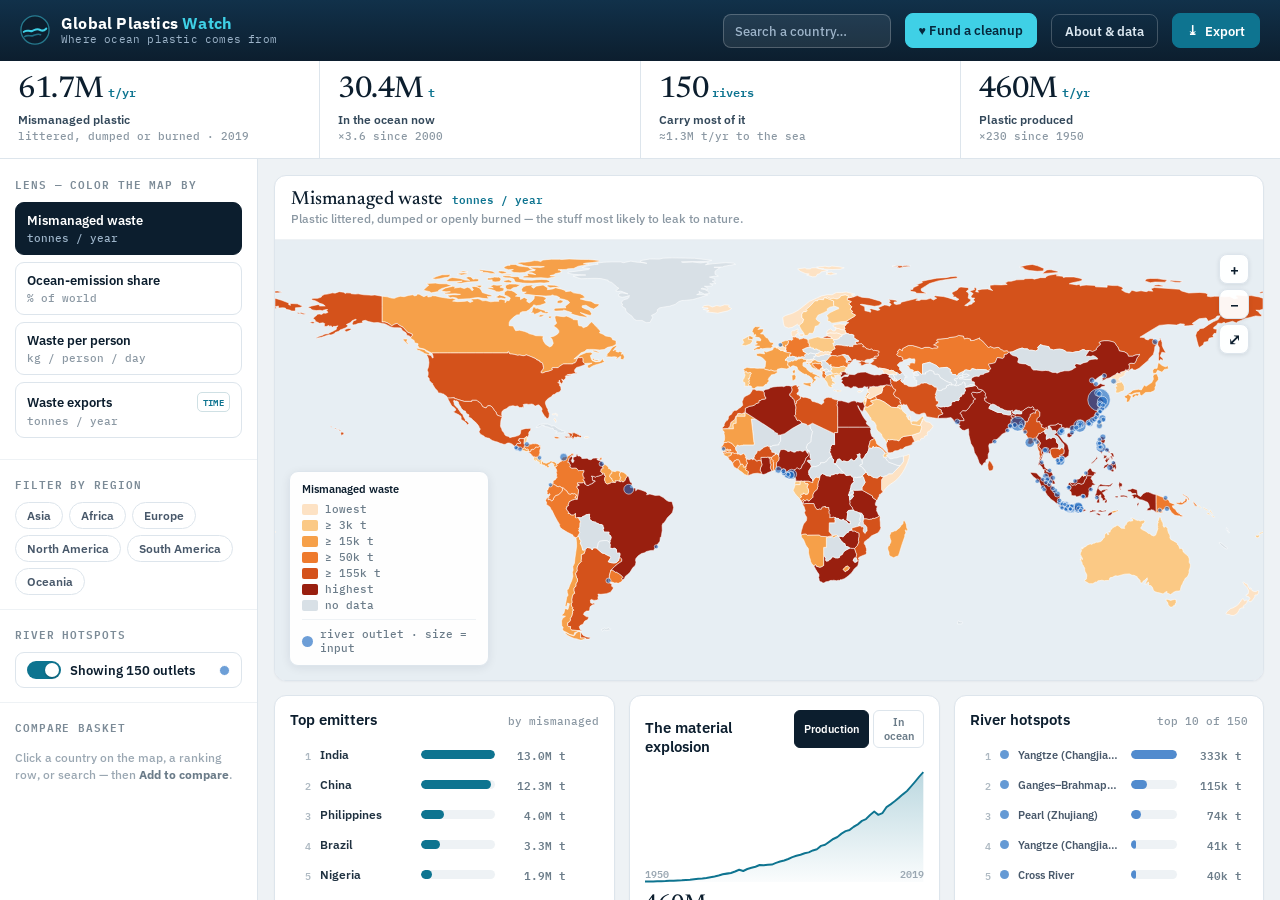
<file: web/index.html>
<!DOCTYPE html>
<html lang="en">
<head>
<meta charset="utf-8">
<meta name="viewport" content="width=device-width, initial-scale=1">
<title>Global Plastics Watch — Compare Dashboard</title>
<meta name="description" content="An open, interactive dashboard for where ocean plastic comes from — country emissions, river hotspots, lenses, region filter, multi-country compare, trends, and open data.">
<meta name="theme-color" content="#0c1e2e">
<meta property="og:title" content="Global Plastics Watch">
<meta property="og:description" content="Where ocean plastic comes from — explore, compare, and download the open data.">
<meta property="og:type" content="website">
<link rel="icon" href="data:image/svg+xml,%3Csvg xmlns='http://www.w3.org/2000/svg' viewBox='0 0 32 32'%3E%3Ccircle cx='16' cy='16' r='15' fill='%230c1e2e'/%3E%3Ccircle cx='16' cy='16' r='15' fill='none' stroke='%233fd0e6' stroke-width='1.4' opacity='.5'/%3E%3Cpath d='M4 18c3-3 6 0 9-1s5-3 8.5-1 5 0 6.5-1.5' stroke='%233fd0e6' stroke-width='2.2' fill='none' stroke-linecap='round'/%3E%3C/svg%3E">
<link rel="preconnect" href="https://fonts.googleapis.com">
<link rel="preconnect" href="https://fonts.gstatic.com" crossorigin>
<link href="https://fonts.googleapis.com/css2?family=Newsreader:opsz,wght@6..72,400;6..72,500;6..72,600&family=IBM+Plex+Sans:wght@400;500;600;700&family=IBM+Plex+Mono:wght@400;500;600&display=swap" rel="stylesheet">
<link rel="stylesheet" href="styles.css?v=8">
</head>
<body>
<div id="app" class="gpw-app" style="height:100vh;overflow:hidden;display:flex;flex-direction:column;background:#eef2f5;color:#0c1e2e"></div>
<script src="app.js?v=10"></script>
</body>
</html>
</file>
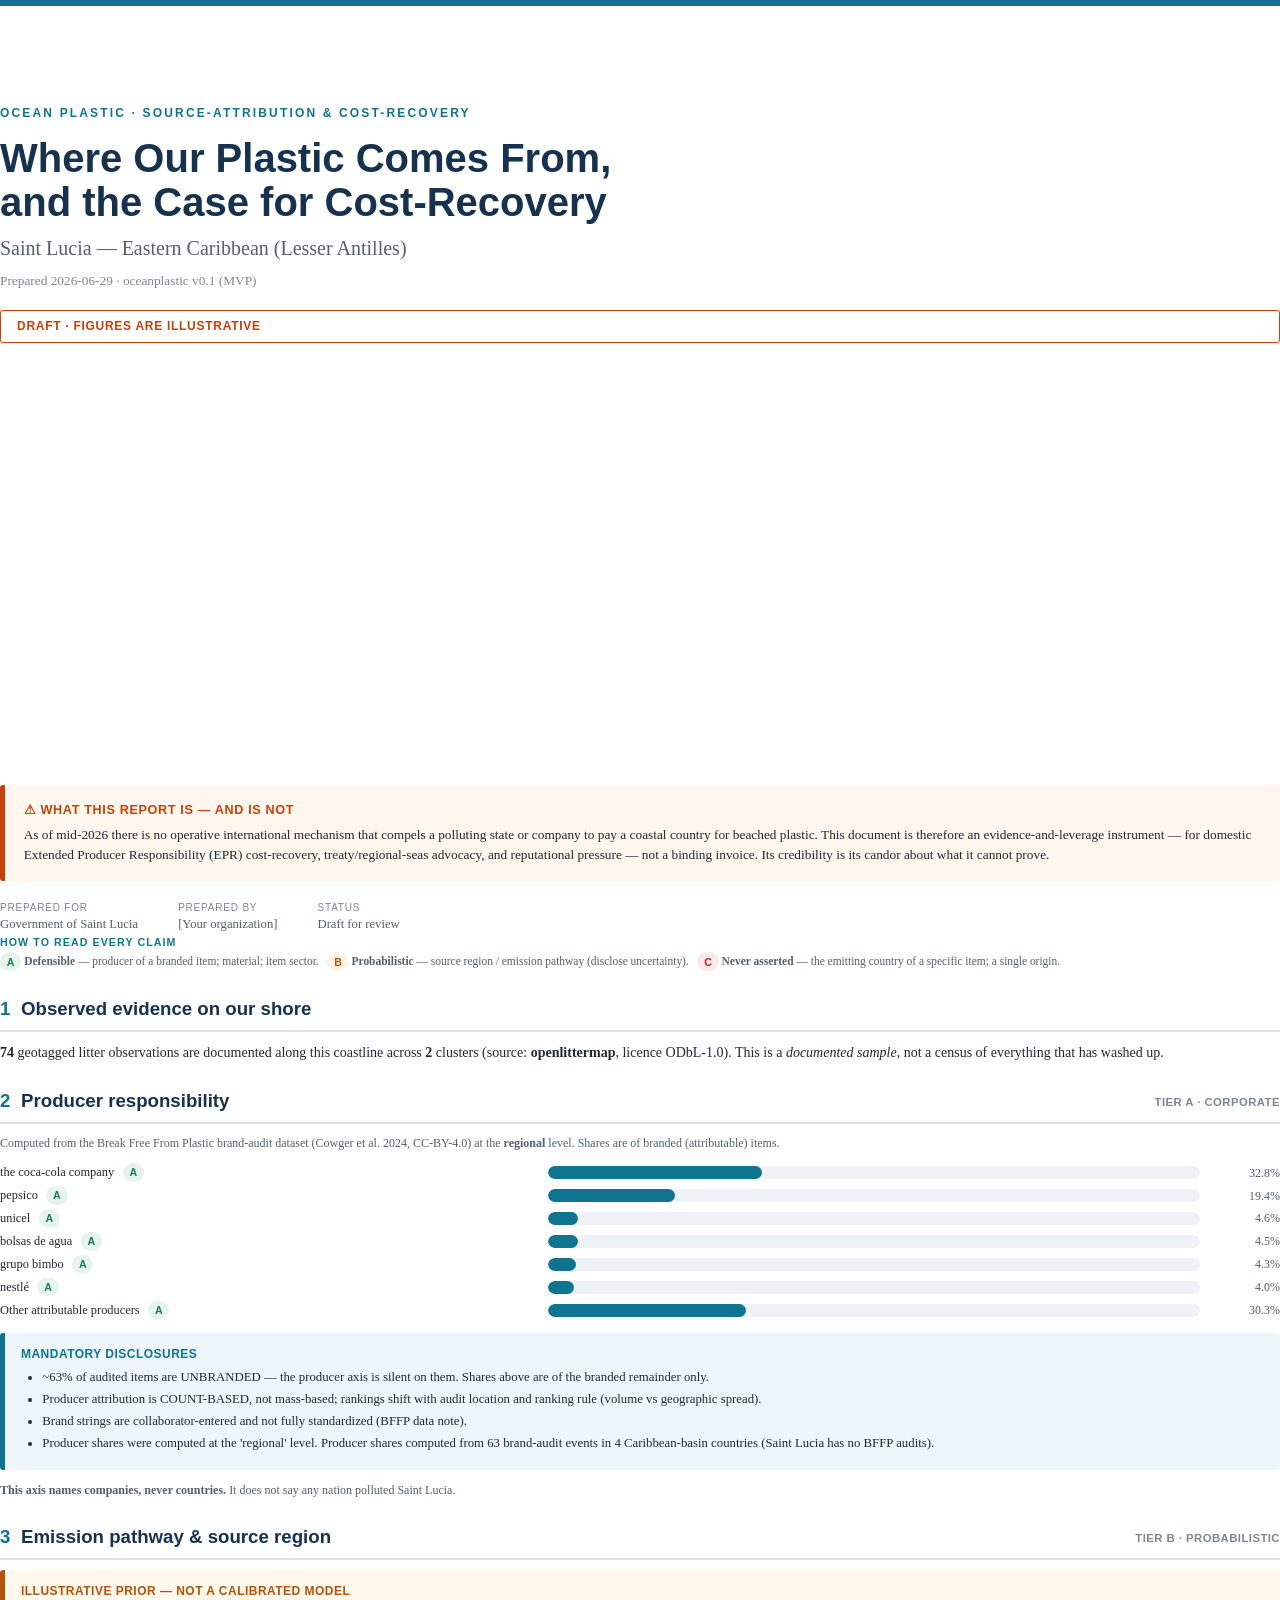
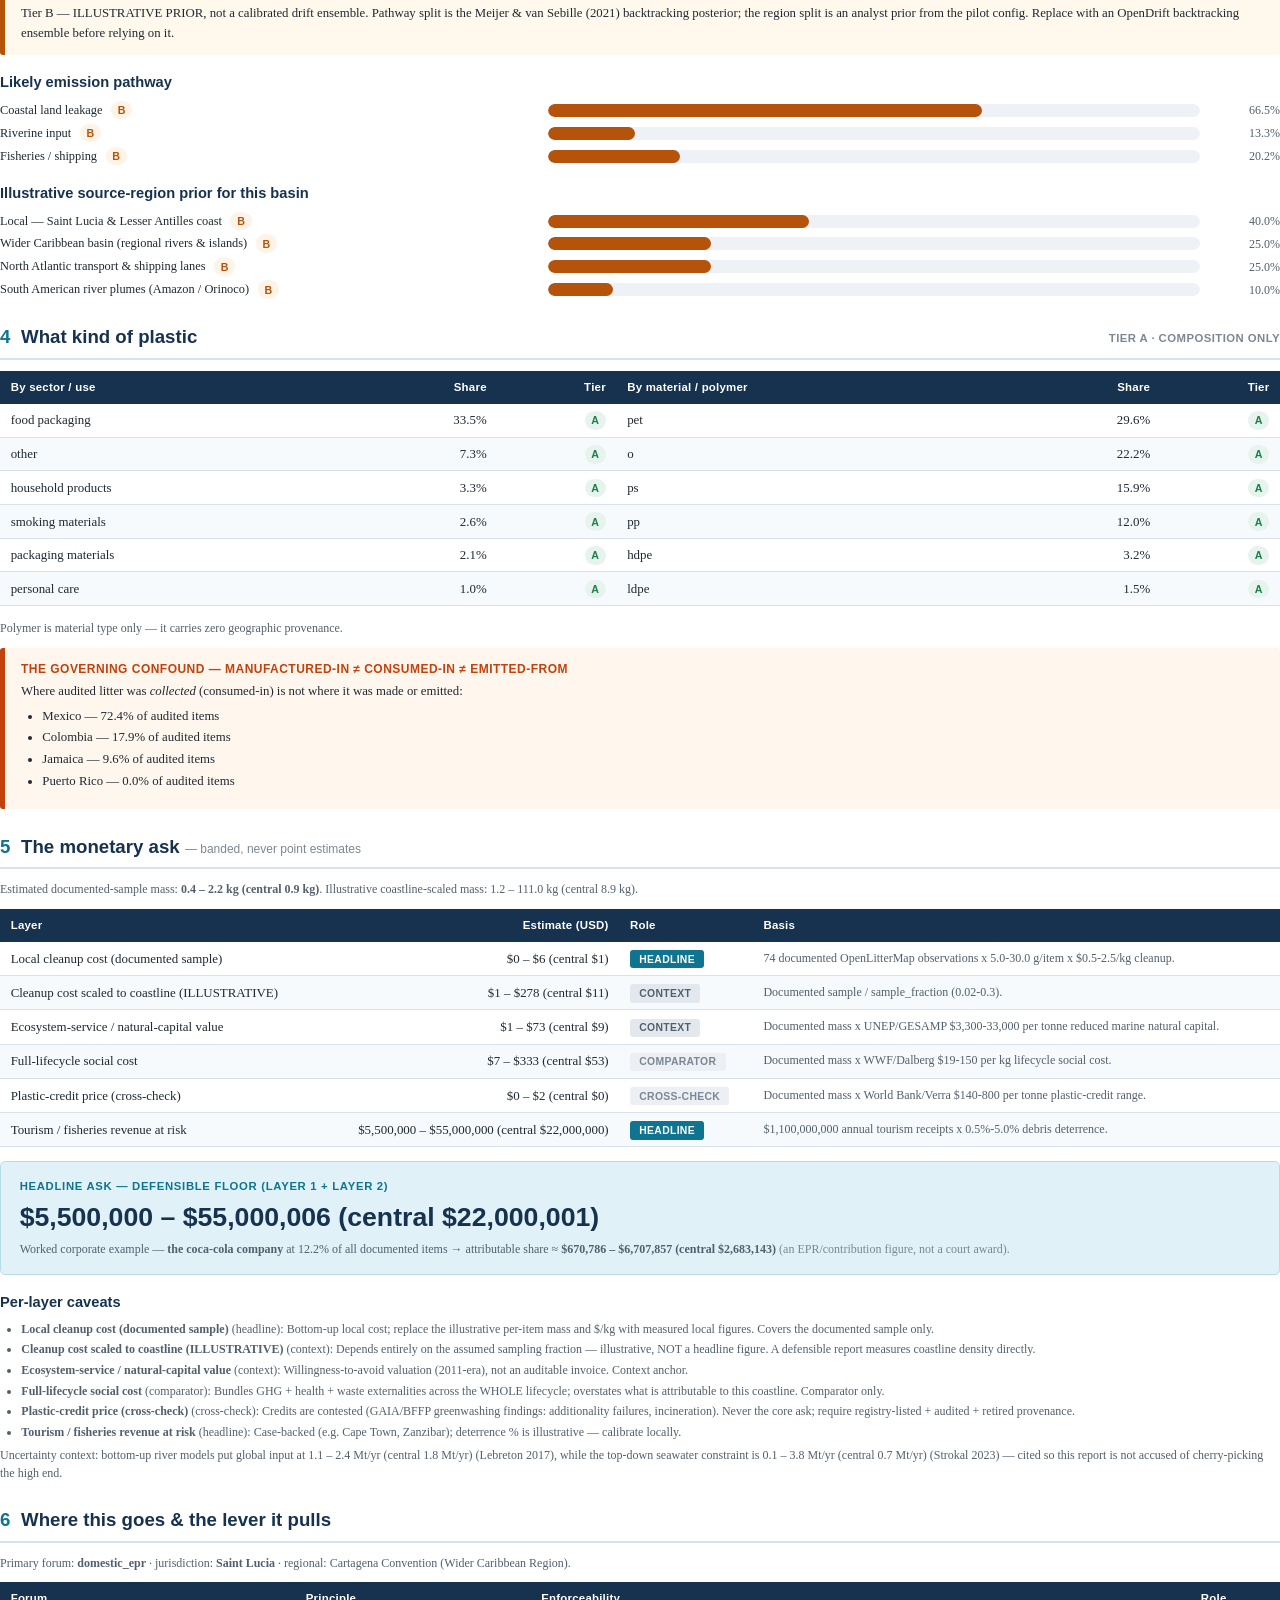
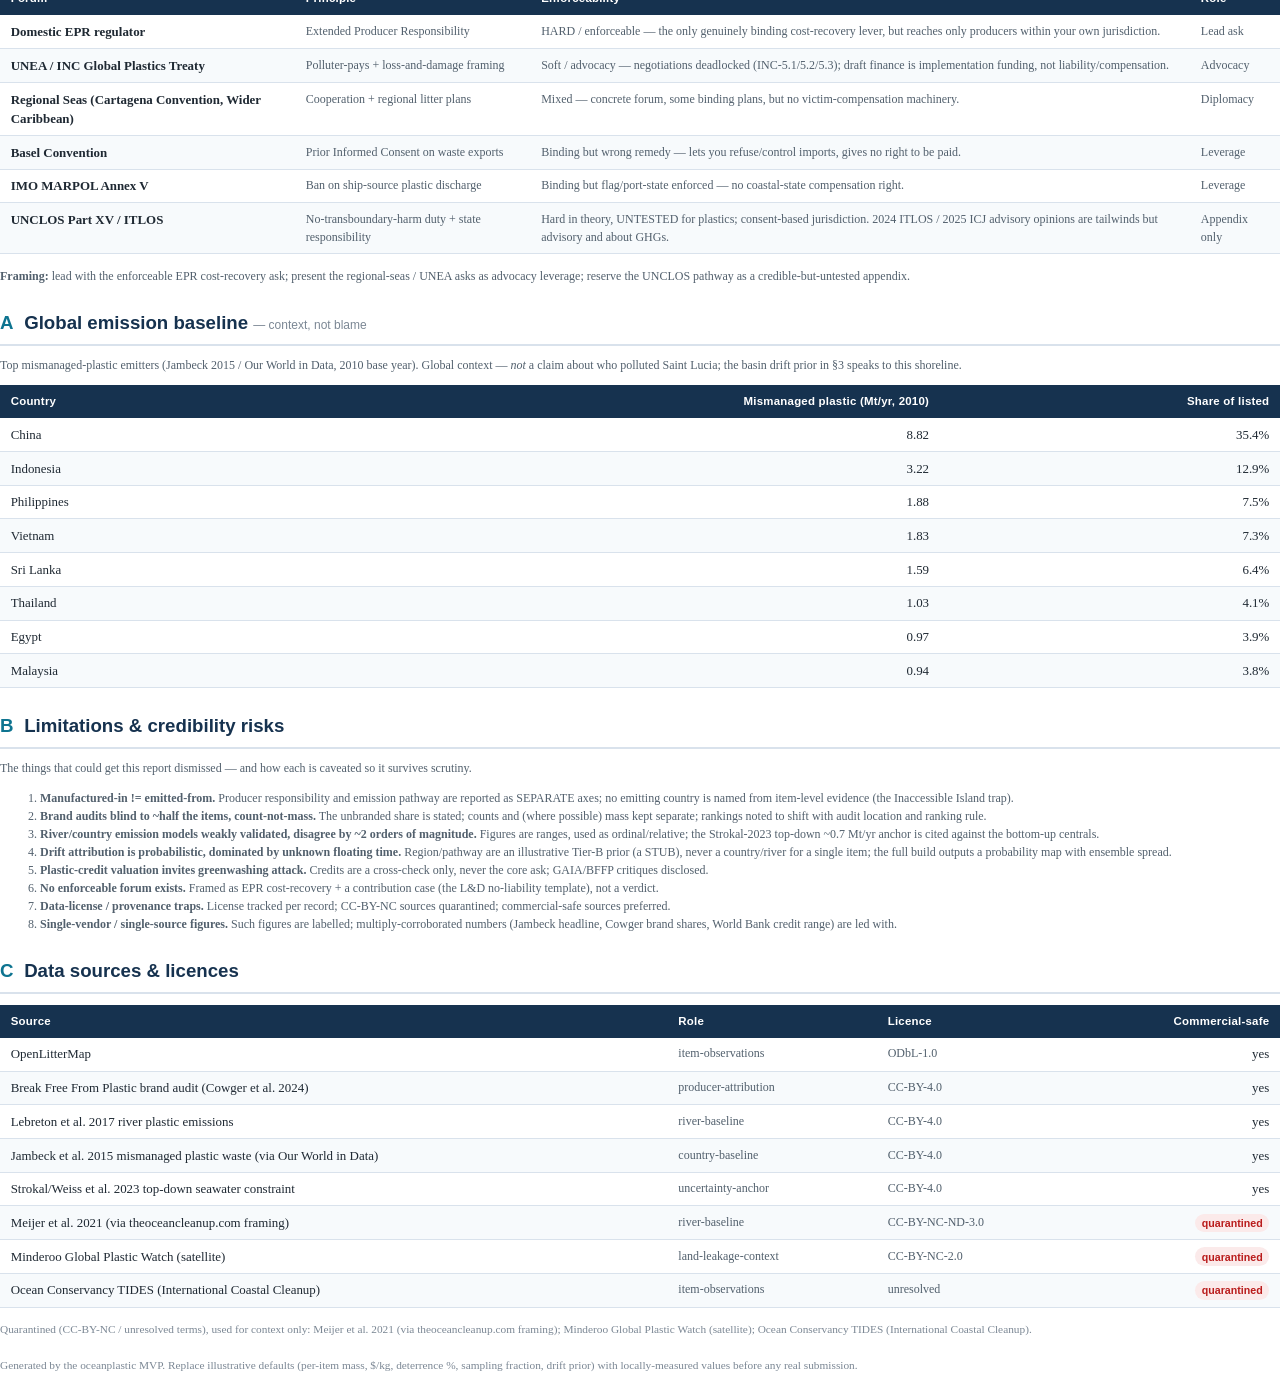
<file: output/sample_saint_lucia_report.html>
<!DOCTYPE html>
<html lang="en">
<head>
<meta charset="utf-8">
<title>Ocean Plastic Source-Attribution Report — Saint Lucia</title>
<style>
  :root{
    --navy:#16324f; --ink:#1f2933; --slate:#52606d; --muted:#7b8794;
    --ocean:#0e7490; --ocean-soft:#e0f2f7; --line:#d9e2ec; --line-soft:#eef2f7;
    --paper:#ffffff; --zebra:#f7fafc;
    --tierA:#1b7f4b; --tierA-bg:#e7f4ed;
    --tierB:#b45309; --tierB-bg:#fdf3e7;
    --tierC:#b91c1c; --tierC-bg:#fbeaea;
    --warn-bg:#fff7ed; --warn-bar:#c2410c;
    --stub-bg:#fef9ec; --stub-bar:#b45309;
    --note-bg:#eef6fb; --note-bar:#0e7490;
  }
  @page{ size:A4; margin:20mm 18mm 24mm 18mm; }
  *{ box-sizing:border-box; }
  html{ -webkit-print-color-adjust:exact; print-color-adjust:exact; }
  body{
    font-family:Georgia,"Times New Roman",serif; color:var(--ink);
    font-size:10.5pt; line-height:1.5; margin:0;
  }
  h1,h2,h3,.sans,th,.badge,.tier,.role,.eyebrow{ font-family:"Helvetica Neue",Arial,sans-serif; }
  p{ margin:0 0 8pt; }
  a{ color:var(--ocean); text-decoration:none; }
  .muted{ color:var(--muted); }

  /* ---------- Cover ---------- */
  .cover{ height:247mm; display:flex; flex-direction:column; page-break-after:always; }
  .cover .rule{ height:6px; background:var(--ocean); width:100%; }
  .cover .eyebrow{ letter-spacing:.18em; text-transform:uppercase; font-size:9pt; color:var(--ocean); font-weight:700; margin-top:26mm; }
  .cover h1{ font-size:30pt; line-height:1.12; color:var(--navy); margin:10pt 0 6pt; font-weight:700; }
  .cover .sub{ font-size:15pt; color:var(--slate); margin-bottom:4pt; }
  .cover .meta{ font-size:10pt; color:var(--muted); margin-top:2pt; }
  .draft{ display:inline-block; margin-top:14pt; padding:5pt 12pt; border:1.5px solid var(--warn-bar);
    color:var(--warn-bar); border-radius:3px; font-family:"Helvetica Neue",Arial,sans-serif;
    font-weight:700; letter-spacing:.06em; font-size:9pt; text-transform:uppercase; }
  .cover .spacer{ flex:1 1 auto; }
  .cover .ceiling{ background:var(--warn-bg); border-left:5px solid var(--warn-bar);
    padding:12pt 14pt; border-radius:3px; font-size:10pt; }
  .cover .ceiling .h{ font-family:"Helvetica Neue",Arial,sans-serif; font-weight:700; color:var(--warn-bar);
    text-transform:uppercase; letter-spacing:.05em; font-size:9.5pt; margin-bottom:4pt; }
  .cover .prepared{ display:flex; gap:30pt; margin-top:14pt; font-size:9.5pt; color:var(--slate); }
  .cover .prepared .k{ font-family:"Helvetica Neue",Arial,sans-serif; text-transform:uppercase; letter-spacing:.08em;
    font-size:7.5pt; color:var(--muted); }

  /* ---------- Sections ---------- */
  section{ page-break-inside:auto; }
  h2{ font-size:14pt; color:var(--navy); margin:18pt 0 8pt; padding-bottom:5pt;
    border-bottom:2px solid var(--line); page-break-after:avoid; }
  h2 .n{ color:var(--ocean); font-weight:700; margin-right:8pt; }
  h2 .axis{ float:right; font-size:8.5pt; color:var(--muted); font-weight:600; letter-spacing:.04em;
    text-transform:uppercase; padding-top:5pt; }
  h3{ font-size:11pt; color:var(--navy); margin:12pt 0 5pt; page-break-after:avoid; }

  /* ---------- Tables ---------- */
  table{ width:100%; border-collapse:collapse; margin:6pt 0 10pt; font-size:9.7pt; page-break-inside:avoid; }
  thead{ display:table-header-group; }
  th{ background:var(--navy); color:#fff; text-align:left; padding:6pt 8pt; font-weight:600; font-size:8.6pt;
    letter-spacing:.02em; }
  td{ padding:5pt 8pt; border-bottom:1px solid var(--line); vertical-align:top; }
  tbody tr:nth-child(even){ background:var(--zebra); }
  .num{ text-align:right; font-variant-numeric:tabular-nums; white-space:nowrap; }
  td.small,.small{ font-size:9pt; color:var(--slate); }

  /* ---------- Tier + role badges ---------- */
  .tier{ display:inline-block; min-width:16pt; text-align:center; padding:1pt 5pt; border-radius:10px;
    font-size:8pt; font-weight:700; }
  .tier-A{ background:var(--tierA-bg); color:var(--tierA); }
  .tier-B{ background:var(--tierB-bg); color:var(--tierB); }
  .tier-C{ background:var(--tierC-bg); color:var(--tierC); }
  .role{ display:inline-block; padding:1pt 7pt; border-radius:3px; font-size:7.8pt; font-weight:700;
    text-transform:uppercase; letter-spacing:.03em; }
  .role-headline{ background:var(--ocean); color:#fff; }
  .role-context{ background:#e3e8ee; color:var(--slate); }
  .role-comparator{ background:#eceff3; color:var(--muted); }
  .role-cross-check{ background:#eceff3; color:var(--muted); }

  /* ---------- Bars ---------- */
  .bars{ margin:6pt 0 10pt; page-break-inside:avoid; }
  .bar-row{ display:flex; align-items:center; gap:8pt; margin:3pt 0; }
  .bar-label{ flex:0 0 42%; font-size:9.3pt; }
  .bar-label .tier{ margin-left:4pt; }
  .bar-track{ flex:1 1 auto; height:13px; background:var(--line-soft); border-radius:7px; overflow:hidden; }
  .bar-fill{ height:100%; background:var(--ocean); border-radius:7px; }
  .bar-fill.b{ background:var(--stub-bar); }
  .bar-val{ flex:0 0 52pt; text-align:right; font-size:9pt; font-variant-numeric:tabular-nums; color:var(--slate); }

  /* ---------- Callouts ---------- */
  .callout{ padding:9pt 12pt; border-radius:3px; margin:8pt 0; font-size:9.6pt; page-break-inside:avoid; }
  .callout .h{ font-family:"Helvetica Neue",Arial,sans-serif; font-weight:700; font-size:9pt;
    text-transform:uppercase; letter-spacing:.04em; margin-bottom:3pt; }
  .callout.warn{ background:var(--warn-bg); border-left:5px solid var(--warn-bar); }
  .callout.warn .h{ color:var(--warn-bar); }
  .callout.stub{ background:var(--stub-bg); border-left:5px solid var(--stub-bar); }
  .callout.stub .h{ color:var(--stub-bar); }
  .callout.note{ background:var(--note-bg); border-left:5px solid var(--note-bar); }
  .callout.note .h{ color:var(--note-bar); }
  ul.tight{ margin:4pt 0; padding-left:16pt; } ul.tight li{ margin:2pt 0; }

  /* ---------- Headline figure ---------- */
  .headline{ background:var(--ocean-soft); border:1px solid #b6dde7; border-radius:5px; padding:12pt 14pt; margin:10pt 0;
    page-break-inside:avoid; }
  .headline .lbl{ font-family:"Helvetica Neue",Arial,sans-serif; font-size:8.5pt; text-transform:uppercase;
    letter-spacing:.06em; color:var(--ocean); font-weight:700; }
  .headline .fig{ font-family:"Helvetica Neue",Arial,sans-serif; font-size:20pt; font-weight:700; color:var(--navy);
    margin:2pt 0; }
  .headline .note{ font-size:9pt; color:var(--slate); }

  .tier-legend{ font-size:8.6pt; color:var(--slate); margin:2pt 0 0; }
  .footnote{ font-size:8.5pt; color:var(--muted); }
  .eyebrow-s{ font-family:"Helvetica Neue",Arial,sans-serif; font-size:8pt; letter-spacing:.1em;
    text-transform:uppercase; color:var(--ocean); font-weight:700; }
</style>
</head>
<body>


<!-- ============ COVER ============ -->
<div class="cover">
  <div class="rule"></div>
  <div class="eyebrow">Ocean Plastic · Source-Attribution &amp; Cost-Recovery</div>
  <h1>Where Our Plastic Comes From,<br>and the Case for Cost-Recovery</h1>
  <div class="sub">Saint Lucia — Eastern Caribbean (Lesser Antilles)</div>
  <div class="meta">Prepared 2026-06-29 · oceanplastic v0.1 (MVP)</div>
  <div class="draft">Draft · figures are illustrative</div>

  <div class="spacer"></div>

  <div class="ceiling">
    <div class="h">⚠ What this report is — and is not</div>
    As of mid-2026 there is no operative international mechanism that compels a polluting state or company to pay a coastal country for beached plastic. This document is therefore an evidence-and-leverage instrument — for domestic Extended Producer Responsibility (EPR) cost-recovery, treaty/regional-seas advocacy, and reputational pressure — not a binding invoice. Its credibility is its candor about what it cannot prove.
  </div>
  <div class="prepared">
    <div><div class="k">Prepared for</div>Government of Saint Lucia</div>
    <div><div class="k">Prepared by</div>[Your organization]</div>
    <div><div class="k">Status</div>Draft for review</div>
  </div>
</div>

<!-- ============ HOW TO READ ============ -->
<section>
  <div class="eyebrow-s">How to read every claim</div>
  <p class="tier-legend">
    <span class="tier tier-A">A</span> <strong>Defensible</strong> — producer of a branded item; material; item sector. &nbsp;
    <span class="tier tier-B">B</span> <strong>Probabilistic</strong> — source region / emission pathway (disclose uncertainty). &nbsp;
    <span class="tier tier-C">C</span> <strong>Never asserted</strong> — the emitting country of a specific item; a single origin.
  </p>

  <h2><span class="n">1</span>Observed evidence on our shore</h2>
  <p><strong>74</strong> geotagged litter observations are documented along this
  coastline across <strong>2</strong> clusters
  (source: <strong>openlittermap</strong>, licence ODbL-1.0). This is a
  <em>documented sample</em>, not a census of everything that has washed up.</p>
</section>

<!-- ============ AXIS 1 — PRODUCER ============ -->
<section>
  <h2><span class="axis">Tier A · corporate</span><span class="n">2</span>Producer responsibility</h2>
  <p class="small">Computed from the Break Free From Plastic brand-audit dataset (Cowger et al. 2024, CC-BY-4.0)
  at the <strong>regional</strong> level. Shares are of branded (attributable) items.</p>
  <div class="bars">
      <div class="bar-row">
    <div class="bar-label">the coca-cola company <span class="tier tier-A">A</span></div>
    <div class="bar-track"><div class="bar-fill" style="width:32.8%"></div></div>
    <div class="bar-val">32.8%</div>
  </div>

      <div class="bar-row">
    <div class="bar-label">pepsico <span class="tier tier-A">A</span></div>
    <div class="bar-track"><div class="bar-fill" style="width:19.4%"></div></div>
    <div class="bar-val">19.4%</div>
  </div>

      <div class="bar-row">
    <div class="bar-label">unicel <span class="tier tier-A">A</span></div>
    <div class="bar-track"><div class="bar-fill" style="width:4.6%"></div></div>
    <div class="bar-val">4.6%</div>
  </div>

      <div class="bar-row">
    <div class="bar-label">bolsas de agua <span class="tier tier-A">A</span></div>
    <div class="bar-track"><div class="bar-fill" style="width:4.5%"></div></div>
    <div class="bar-val">4.5%</div>
  </div>

      <div class="bar-row">
    <div class="bar-label">grupo bimbo <span class="tier tier-A">A</span></div>
    <div class="bar-track"><div class="bar-fill" style="width:4.3%"></div></div>
    <div class="bar-val">4.3%</div>
  </div>

      <div class="bar-row">
    <div class="bar-label">nestlé <span class="tier tier-A">A</span></div>
    <div class="bar-track"><div class="bar-fill" style="width:4.0%"></div></div>
    <div class="bar-val">4.0%</div>
  </div>

      <div class="bar-row">
    <div class="bar-label">Other attributable producers <span class="tier tier-A">A</span></div>
    <div class="bar-track"><div class="bar-fill" style="width:30.3%"></div></div>
    <div class="bar-val">30.3%</div>
  </div>

  </div>
  <div class="callout note">
    <div class="h">Mandatory disclosures</div>
    <ul class="tight">
<li>~63% of audited items are UNBRANDED — the producer axis is silent on them. Shares above are of the branded remainder only.</li><li>Producer attribution is COUNT-BASED, not mass-based; rankings shift with audit location and ranking rule (volume vs geographic spread).</li><li>Brand strings are collaborator-entered and not fully standardized (BFFP data note).</li><li>Producer shares were computed at the &#39;regional&#39; level. Producer shares computed from 63 brand-audit events in 4 Caribbean-basin countries (Saint Lucia has no BFFP audits).</li>    </ul>
  </div>
  <p class="small"><strong>This axis names companies, never countries.</strong> It does not say any nation polluted Saint Lucia.</p>
</section>

<!-- ============ AXIS 2 — PATHWAY / REGION ============ -->
<section>
  <h2><span class="axis">Tier B · probabilistic</span><span class="n">3</span>Emission pathway &amp; source region</h2>
  <div class="callout stub">
    <div class="h">Illustrative prior — not a calibrated model</div>
    Tier B — ILLUSTRATIVE PRIOR, not a calibrated drift ensemble. Pathway split is the Meijer &amp; van Sebille (2021) backtracking posterior; the region split is an analyst prior from the pilot config. Replace with an OpenDrift backtracking ensemble before relying on it.
  </div>
  <h3>Likely emission pathway</h3>
  <div class="bars">
  <div class="bar-row">
    <div class="bar-label">Coastal land leakage <span class="tier tier-B">B</span></div>
    <div class="bar-track"><div class="bar-fill b" style="width:66.5%"></div></div>
    <div class="bar-val">66.5%</div>
  </div>
  <div class="bar-row">
    <div class="bar-label">Riverine input <span class="tier tier-B">B</span></div>
    <div class="bar-track"><div class="bar-fill b" style="width:13.3%"></div></div>
    <div class="bar-val">13.3%</div>
  </div>
  <div class="bar-row">
    <div class="bar-label">Fisheries / shipping <span class="tier tier-B">B</span></div>
    <div class="bar-track"><div class="bar-fill b" style="width:20.2%"></div></div>
    <div class="bar-val">20.2%</div>
  </div>
  </div>
  <h3>Illustrative source-region prior for this basin</h3>
  <div class="bars">
  <div class="bar-row">
    <div class="bar-label">Local — Saint Lucia &amp; Lesser Antilles coast <span class="tier tier-B">B</span></div>
    <div class="bar-track"><div class="bar-fill b" style="width:40.0%"></div></div>
    <div class="bar-val">40.0%</div>
  </div>
  <div class="bar-row">
    <div class="bar-label">Wider Caribbean basin (regional rivers &amp; islands) <span class="tier tier-B">B</span></div>
    <div class="bar-track"><div class="bar-fill b" style="width:25.0%"></div></div>
    <div class="bar-val">25.0%</div>
  </div>
  <div class="bar-row">
    <div class="bar-label">North Atlantic transport &amp; shipping lanes <span class="tier tier-B">B</span></div>
    <div class="bar-track"><div class="bar-fill b" style="width:25.0%"></div></div>
    <div class="bar-val">25.0%</div>
  </div>
  <div class="bar-row">
    <div class="bar-label">South American river plumes (Amazon / Orinoco) <span class="tier tier-B">B</span></div>
    <div class="bar-track"><div class="bar-fill b" style="width:10.0%"></div></div>
    <div class="bar-val">10.0%</div>
  </div>
  </div>
</section>

<!-- ============ COMPOSITION ============ -->
<section>
  <h2><span class="axis">Tier A · composition only</span><span class="n">4</span>What kind of plastic</h2>
  <table>
    <thead><tr><th>By sector / use</th><th class="num">Share</th><th class="num">Tier</th>
      <th>By material / polymer</th><th class="num">Share</th><th class="num">Tier</th></tr></thead>
    <tbody>
      <tr>
        <td>food packaging</td>
        <td class="num">33.5%</td>
        <td class="num"><span class="tier tier-A">A</span></td>
        <td>pet</td>
        <td class="num">29.6%</td>
        <td class="num"><span class="tier tier-A">A</span></td>
      </tr>
      <tr>
        <td>other</td>
        <td class="num">7.3%</td>
        <td class="num"><span class="tier tier-A">A</span></td>
        <td>o</td>
        <td class="num">22.2%</td>
        <td class="num"><span class="tier tier-A">A</span></td>
      </tr>
      <tr>
        <td>household products</td>
        <td class="num">3.3%</td>
        <td class="num"><span class="tier tier-A">A</span></td>
        <td>ps</td>
        <td class="num">15.9%</td>
        <td class="num"><span class="tier tier-A">A</span></td>
      </tr>
      <tr>
        <td>smoking materials</td>
        <td class="num">2.6%</td>
        <td class="num"><span class="tier tier-A">A</span></td>
        <td>pp</td>
        <td class="num">12.0%</td>
        <td class="num"><span class="tier tier-A">A</span></td>
      </tr>
      <tr>
        <td>packaging materials</td>
        <td class="num">2.1%</td>
        <td class="num"><span class="tier tier-A">A</span></td>
        <td>hdpe</td>
        <td class="num">3.2%</td>
        <td class="num"><span class="tier tier-A">A</span></td>
      </tr>
      <tr>
        <td>personal care</td>
        <td class="num">1.0%</td>
        <td class="num"><span class="tier tier-A">A</span></td>
        <td>ldpe</td>
        <td class="num">1.5%</td>
        <td class="num"><span class="tier tier-A">A</span></td>
      </tr>
    </tbody>
  </table>
  <p class="small muted">Polymer is material type only — it carries zero geographic provenance.</p>

  <div class="callout warn">
    <div class="h">The governing confound — manufactured-in ≠ consumed-in ≠ emitted-from</div>
    <p style="margin-bottom:4pt">Where audited litter was <em>collected</em> (consumed-in) is not where it was made or emitted:</p>
    <ul class="tight">
<li>Mexico — 72.4% of audited items</li><li>Colombia — 17.9% of audited items</li><li>Jamaica — 9.6% of audited items</li><li>Puerto Rico — 0.0% of audited items</li>    </ul>
  </div>
</section>

<!-- ============ MONETARY ============ -->
<section>
  <h2><span class="n">5</span>The monetary ask <span class="muted" style="font-size:9pt;font-weight:400">— banded, never point estimates</span></h2>
  <p class="small">Estimated documented-sample mass: <strong>0.4 – 2.2 kg (central 0.9 kg)</strong>.
Illustrative coastline-scaled mass: 1.2 – 111.0 kg (central 8.9 kg).</p>
  <table>
    <thead><tr><th>Layer</th><th class="num">Estimate (USD)</th><th>Role</th><th>Basis</th></tr></thead>
    <tbody>
      <tr>
        <td>Local cleanup cost (documented sample)</td>
        <td class="num">$0 – $6 (central $1)</td>
        <td><span class="role role-headline">headline</span></td>
        <td class="small">74 documented OpenLitterMap observations x 5.0-30.0 g/item x $0.5-2.5/kg cleanup.</td>
      </tr>
      <tr>
        <td>Cleanup cost scaled to coastline (ILLUSTRATIVE)</td>
        <td class="num">$1 – $278 (central $11)</td>
        <td><span class="role role-context">context</span></td>
        <td class="small">Documented sample / sample_fraction (0.02-0.3).</td>
      </tr>
      <tr>
        <td>Ecosystem-service / natural-capital value</td>
        <td class="num">$1 – $73 (central $9)</td>
        <td><span class="role role-context">context</span></td>
        <td class="small">Documented mass x UNEP/GESAMP $3,300-33,000 per tonne reduced marine natural capital.</td>
      </tr>
      <tr>
        <td>Full-lifecycle social cost</td>
        <td class="num">$7 – $333 (central $53)</td>
        <td><span class="role role-comparator">comparator</span></td>
        <td class="small">Documented mass x WWF/Dalberg $19-150 per kg lifecycle social cost.</td>
      </tr>
      <tr>
        <td>Plastic-credit price (cross-check)</td>
        <td class="num">$0 – $2 (central $0)</td>
        <td><span class="role role-cross-check">cross-check</span></td>
        <td class="small">Documented mass x World Bank/Verra $140-800 per tonne plastic-credit range.</td>
      </tr>
      <tr>
        <td>Tourism / fisheries revenue at risk</td>
        <td class="num">$5,500,000 – $55,000,000 (central $22,000,000)</td>
        <td><span class="role role-headline">headline</span></td>
        <td class="small">$1,100,000,000 annual tourism receipts x 0.5%-5.0% debris deterrence.</td>
      </tr>
    </tbody>
  </table>

  <div class="headline">
    <div class="lbl">Headline ask — defensible floor (Layer 1 + Layer 2)</div>
    <div class="fig">$5,500,000 – $55,000,006 (central $22,000,001)</div>
    <div class="note">Worked corporate example — <strong>the coca-cola company</strong> at
      12.2% of all documented items → attributable share ≈
      <strong>$670,786 – $6,707,857 (central $2,683,143)</strong>
      <span class="muted">(an EPR/contribution figure, not a court award).</span></div>
  </div>

  <h3>Per-layer caveats</h3>
  <ul class="tight small">
<li><strong>Local cleanup cost (documented sample)</strong> (headline): Bottom-up local cost; replace the illustrative per-item mass and $/kg with measured local figures. Covers the documented sample only.</li><li><strong>Cleanup cost scaled to coastline (ILLUSTRATIVE)</strong> (context): Depends entirely on the assumed sampling fraction — illustrative, NOT a headline figure. A defensible report measures coastline density directly.</li><li><strong>Ecosystem-service / natural-capital value</strong> (context): Willingness-to-avoid valuation (2011-era), not an auditable invoice. Context anchor.</li><li><strong>Full-lifecycle social cost</strong> (comparator): Bundles GHG + health + waste externalities across the WHOLE lifecycle; overstates what is attributable to this coastline. Comparator only.</li><li><strong>Plastic-credit price (cross-check)</strong> (cross-check): Credits are contested (GAIA/BFFP greenwashing findings: additionality failures, incineration). Never the core ask; require registry-listed + audited + retired provenance.</li><li><strong>Tourism / fisheries revenue at risk</strong> (headline): Case-backed (e.g. Cape Town, Zanzibar); deterrence % is illustrative — calibrate locally.</li>  </ul>
  <p class="small muted">Uncertainty context: bottom-up river models put global input at
    1.1 – 2.4 Mt/yr (central 1.8 Mt/yr) (Lebreton 2017), while the top-down seawater constraint is
    0.1 – 3.8 Mt/yr (central 0.7 Mt/yr) (Strokal 2023) — cited so this report is not accused of cherry-picking the high end.</p>
</section>

<!-- ============ LEGAL ============ -->
<section>
  <h2><span class="n">6</span>Where this goes &amp; the lever it pulls</h2>
  <p class="small">Primary forum: <strong>domestic_epr</strong> · jurisdiction:
    <strong>Saint Lucia</strong> · regional: Cartagena Convention (Wider Caribbean Region).</p>
  <table>
    <thead><tr><th>Forum</th><th>Principle</th><th>Enforceability</th><th>Role</th></tr></thead>
    <tbody>
      <tr><td><strong>Domestic EPR regulator</strong></td><td class="small">Extended Producer Responsibility</td>
        <td class="small">HARD / enforceable — the only genuinely binding cost-recovery lever, but reaches only producers within your own jurisdiction.</td><td class="small">Lead ask</td></tr>
      <tr><td><strong>UNEA / INC Global Plastics Treaty</strong></td><td class="small">Polluter-pays + loss-and-damage framing</td>
        <td class="small">Soft / advocacy — negotiations deadlocked (INC-5.1/5.2/5.3); draft finance is implementation funding, not liability/compensation.</td><td class="small">Advocacy</td></tr>
      <tr><td><strong>Regional Seas (Cartagena Convention, Wider Caribbean)</strong></td><td class="small">Cooperation + regional litter plans</td>
        <td class="small">Mixed — concrete forum, some binding plans, but no victim-compensation machinery.</td><td class="small">Diplomacy</td></tr>
      <tr><td><strong>Basel Convention</strong></td><td class="small">Prior Informed Consent on waste exports</td>
        <td class="small">Binding but wrong remedy — lets you refuse/control imports, gives no right to be paid.</td><td class="small">Leverage</td></tr>
      <tr><td><strong>IMO MARPOL Annex V</strong></td><td class="small">Ban on ship-source plastic discharge</td>
        <td class="small">Binding but flag/port-state enforced — no coastal-state compensation right.</td><td class="small">Leverage</td></tr>
      <tr><td><strong>UNCLOS Part XV / ITLOS</strong></td><td class="small">No-transboundary-harm duty + state responsibility</td>
        <td class="small">Hard in theory, UNTESTED for plastics; consent-based jurisdiction. 2024 ITLOS / 2025 ICJ advisory opinions are tailwinds but advisory and about GHGs.</td><td class="small">Appendix only</td></tr>
    </tbody>
  </table>
  <p class="small"><strong>Framing:</strong> lead with the enforceable EPR cost-recovery ask; present the
    regional-seas / UNEA asks as advocacy leverage; reserve the UNCLOS pathway as a credible-but-untested appendix.</p>
</section>

<!-- ============ APPENDICES ============ -->
<section>
  <h2><span class="n">A</span>Global emission baseline <span class="muted" style="font-size:9pt;font-weight:400">— context, not blame</span></h2>
  <p class="small">Top mismanaged-plastic emitters (Jambeck 2015 / Our World in Data, 2010 base year). Global
    context — <em>not</em> a claim about who polluted Saint Lucia; the basin drift prior in §3 speaks to this shoreline.</p>
  <table>
    <thead><tr><th>Country</th><th class="num">Mismanaged plastic (Mt/yr, 2010)</th><th class="num">Share of listed</th></tr></thead>
    <tbody>
      <tr><td>China</td><td class="num">8.82</td><td class="num">35.4%</td></tr>
      <tr><td>Indonesia</td><td class="num">3.22</td><td class="num">12.9%</td></tr>
      <tr><td>Philippines</td><td class="num">1.88</td><td class="num">7.5%</td></tr>
      <tr><td>Vietnam</td><td class="num">1.83</td><td class="num">7.3%</td></tr>
      <tr><td>Sri Lanka</td><td class="num">1.59</td><td class="num">6.4%</td></tr>
      <tr><td>Thailand</td><td class="num">1.03</td><td class="num">4.1%</td></tr>
      <tr><td>Egypt</td><td class="num">0.97</td><td class="num">3.9%</td></tr>
      <tr><td>Malaysia</td><td class="num">0.94</td><td class="num">3.8%</td></tr>
    </tbody>
  </table>

  <h2><span class="n">B</span>Limitations &amp; credibility risks</h2>
  <p class="small">The things that could get this report dismissed — and how each is caveated so it survives scrutiny.</p>
  <ol class="tight small">
<li><strong>Manufactured-in != emitted-from.</strong> Producer responsibility and emission pathway are reported as SEPARATE axes; no emitting country is named from item-level evidence (the Inaccessible Island trap).</li><li><strong>Brand audits blind to ~half the items, count-not-mass.</strong> The unbranded share is stated; counts and (where possible) mass kept separate; rankings noted to shift with audit location and ranking rule.</li><li><strong>River/country emission models weakly validated, disagree by ~2 orders of magnitude.</strong> Figures are ranges, used as ordinal/relative; the Strokal-2023 top-down ~0.7 Mt/yr anchor is cited against the bottom-up centrals.</li><li><strong>Drift attribution is probabilistic, dominated by unknown floating time.</strong> Region/pathway are an illustrative Tier-B prior (a STUB), never a country/river for a single item; the full build outputs a probability map with ensemble spread.</li><li><strong>Plastic-credit valuation invites greenwashing attack.</strong> Credits are a cross-check only, never the core ask; GAIA/BFFP critiques disclosed.</li><li><strong>No enforceable forum exists.</strong> Framed as EPR cost-recovery + a contribution case (the L&amp;D no-liability template), not a verdict.</li><li><strong>Data-license / provenance traps.</strong> License tracked per record; CC-BY-NC sources quarantined; commercial-safe sources preferred.</li><li><strong>Single-vendor / single-source figures.</strong> Such figures are labelled; multiply-corroborated numbers (Jambeck headline, Cowger brand shares, World Bank credit range) are led with.</li>  </ol>

  <h2><span class="n">C</span>Data sources &amp; licences</h2>
  <table>
    <thead><tr><th>Source</th><th>Role</th><th>Licence</th><th class="num">Commercial-safe</th></tr></thead>
    <tbody>
      <tr><td>OpenLitterMap</td><td class="small">item-observations</td><td class="small">ODbL-1.0</td>
        <td class="num">yes</td></tr>
      <tr><td>Break Free From Plastic brand audit (Cowger et al. 2024)</td><td class="small">producer-attribution</td><td class="small">CC-BY-4.0</td>
        <td class="num">yes</td></tr>
      <tr><td>Lebreton et al. 2017 river plastic emissions</td><td class="small">river-baseline</td><td class="small">CC-BY-4.0</td>
        <td class="num">yes</td></tr>
      <tr><td>Jambeck et al. 2015 mismanaged plastic waste (via Our World in Data)</td><td class="small">country-baseline</td><td class="small">CC-BY-4.0</td>
        <td class="num">yes</td></tr>
      <tr><td>Strokal/Weiss et al. 2023 top-down seawater constraint</td><td class="small">uncertainty-anchor</td><td class="small">CC-BY-4.0</td>
        <td class="num">yes</td></tr>
      <tr><td>Meijer et al. 2021 (via theoceancleanup.com framing)</td><td class="small">river-baseline</td><td class="small">CC-BY-NC-ND-3.0</td>
        <td class="num"><span class="tier tier-C">quarantined</span></td></tr>
      <tr><td>Minderoo Global Plastic Watch (satellite)</td><td class="small">land-leakage-context</td><td class="small">CC-BY-NC-2.0</td>
        <td class="num"><span class="tier tier-C">quarantined</span></td></tr>
      <tr><td>Ocean Conservancy TIDES (International Coastal Cleanup)</td><td class="small">item-observations</td><td class="small">unresolved</td>
        <td class="num"><span class="tier tier-C">quarantined</span></td></tr>
    </tbody>
  </table>
  <p class="footnote">Quarantined (CC-BY-NC / unresolved terms), used for context only:
Meijer et al. 2021 (via theoceancleanup.com framing); Minderoo Global Plastic Watch (satellite); Ocean Conservancy TIDES (International Coastal Cleanup).</p>

  <p class="footnote" style="margin-top:14pt">Generated by the oceanplastic MVP. Replace illustrative defaults
    (per-item mass, $/kg, deterrence %, sampling fraction, drift prior) with locally-measured values before any real submission.</p>
</section>

</body>
</html>
</file>
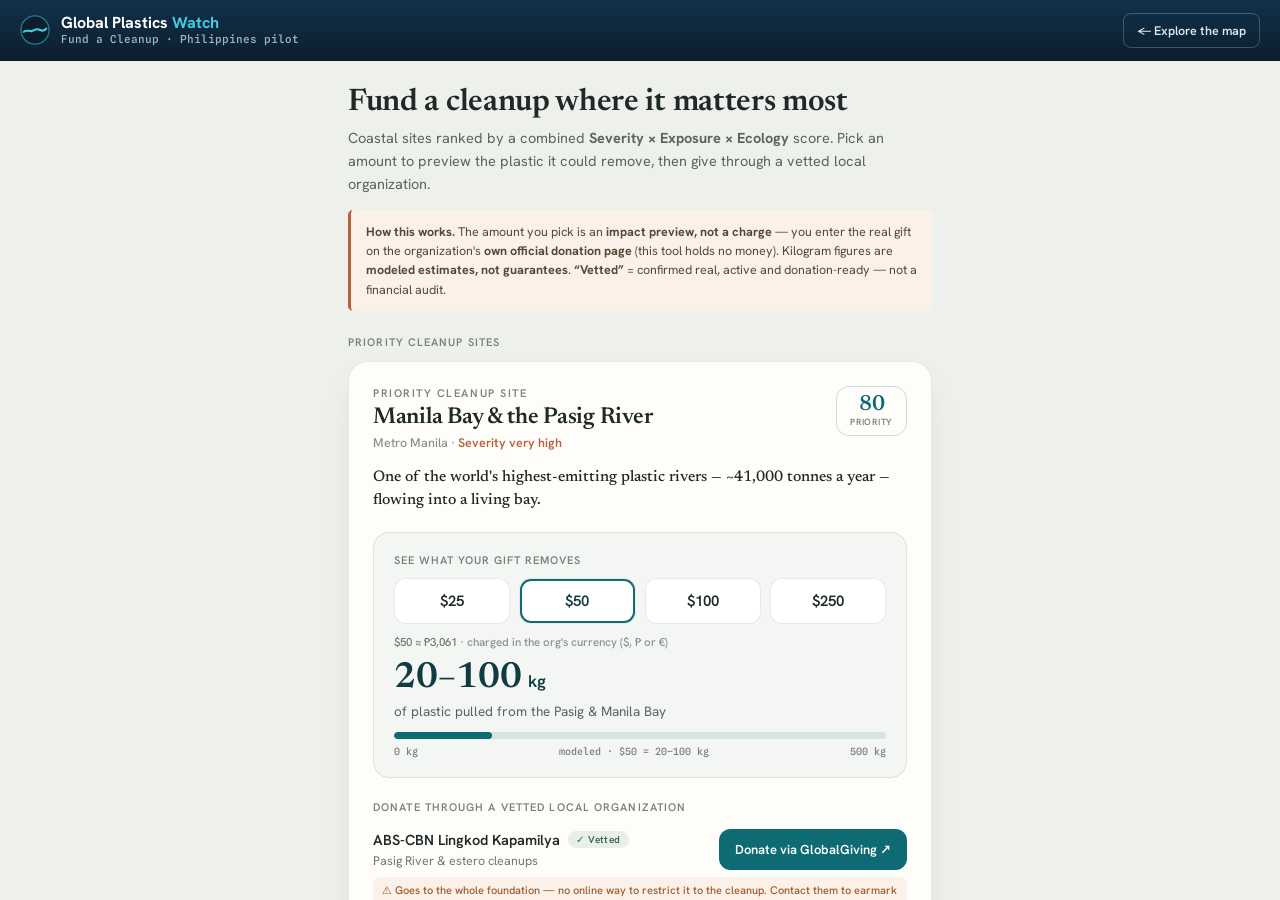
<file: web/fund.html>
<!DOCTYPE html>
<html lang="en">
<head>
<meta charset="utf-8">
<meta name="viewport" content="width=device-width, initial-scale=1">
<title>Fund a Cleanup — Global Plastics Watch</title>
<meta name="description" content="Coastal cleanup sites ranked by severity, exposure and ecology, with modeled costs, each matched to a vetted local organization you can support directly. The tool never holds money.">
<meta name="theme-color" content="#0c1e2e">
<link rel="icon" href="data:image/svg+xml,%3Csvg xmlns='http://www.w3.org/2000/svg' viewBox='0 0 32 32'%3E%3Ccircle cx='16' cy='16' r='15' fill='%230c1e2e'/%3E%3Ccircle cx='16' cy='16' r='15' fill='none' stroke='%233fd0e6' stroke-width='1.4' opacity='.5'/%3E%3Cpath d='M4 18c3-3 6 0 9-1s5-3 8.5-1 5 0 6.5-1.5' stroke='%233fd0e6' stroke-width='2.2' fill='none' stroke-linecap='round'/%3E%3C/svg%3E">
<link rel="preconnect" href="https://fonts.googleapis.com">
<link rel="preconnect" href="https://fonts.gstatic.com" crossorigin>
<link href="https://fonts.googleapis.com/css2?family=Newsreader:opsz,wght@6..72,400;6..72,500;6..72,600&family=Hanken+Grotesk:wght@400;500;600;700&family=Spline+Sans+Mono:wght@400;500&display=swap" rel="stylesheet">
<link rel="stylesheet" href="styles.css?v=7">
</head>
<body>
<div id="fund" style="height:100vh;overflow:hidden;display:flex;flex-direction:column;background:#eef0ec;color:#1f2a28"></div>
<script src="fund.js?v=6"></script>
</body>
</html>
</file>
<file: web/styles.css>
/* Global Plastics Watch — Compare Dashboard. Tokens + pseudo/animation/media rules;
   per-element styling lives inline in app.js builders (mirrors the design handoff). */
:root{ --accent:#0e7490; --cyan:#3fd0e6; }
*{ box-sizing:border-box }
html,body{ margin:0 }
body{ background:#eef2f5; color:#0c1e2e; font-family:'IBM Plex Sans',system-ui,sans-serif;
  -webkit-font-smoothing:antialiased; text-rendering:optimizeLegibility }

.gpw-co{ transition:opacity .16s ease }
.gpw-co:hover{ stroke:#0c1e2e !important; stroke-width:1.2px !important }
.gpw-river{ transition:fill-opacity .12s }
.gpw-river:hover{ fill-opacity:.95 !important }
.gpw-row{ transition:background .12s }
.gpw-row:hover{ background:rgba(14,116,144,.08) }
.gpw-row:hover .gpw-add{ opacity:1 }
.gpw-lens{ transition:background .12s,border-color .12s,box-shadow .12s }
.gpw-lens:hover{ border-color:var(--accent) }
.gpw-btn{ transition:filter .12s,background .12s,border-color .12s }
.gpw-btn:hover{ filter:brightness(.97) }
.gpw-ghost:hover{ background:rgba(255,255,255,.13) }
.gpw-chipx{ opacity:.5; transition:opacity .12s }
.gpw-chipx:hover{ opacity:1 }
.gpw-add{ transition:opacity .12s }
.gpw-menuitem:hover{ background:#f1f5f8 }

.gpw-scroll::-webkit-scrollbar{ width:9px; height:9px }
.gpw-scroll::-webkit-scrollbar-thumb{ background:rgba(12,30,46,.16); border-radius:9px }
.gpw-scroll::-webkit-scrollbar-track{ background:transparent }
input.gpw-search::placeholder{ color:#9db4c9 }
input.gpw-search:focus{ border-color:var(--cyan); outline:none }

@keyframes gpwspin{ to{ transform:rotate(360deg) } }
@keyframes gpwsh{ to{ background-position:-200% 0 } }
.gpw-skel{ background:linear-gradient(90deg,#e9eef2 25%,#dfe6ec 37%,#e9eef2 63%); background-size:200% 100%;
  animation:gpwsh 1.3s infinite; border-radius:6px }
@keyframes gpwdrawer{ from{ transform:translateX(24px); opacity:0 } to{ transform:none; opacity:1 } }
@keyframes gpwfade{ from{ opacity:0 } to{ opacity:1 } }

@media(max-width:980px){
  .gpw-app{ height:auto !important; overflow:visible !important }
  .gpw-body{ flex-direction:column !important }
  .gpw-rail{ width:100% !important; border-right:none !important; border-bottom:1px solid #dde5ec !important;
    flex-direction:row !important; flex-wrap:wrap !important; overflow:visible !important; align-content:flex-start }
  .gpw-railsec{ flex:1 1 210px !important; border-bottom:none !important }
  .gpw-cards{ grid-template-columns:1fr !important }
  .gpw-drawer{ width:100% !important }
}
@media(max-width:620px){
  .gpw-kpis{ grid-template-columns:1fr 1fr !important }
  .gpw-top-sub{ display:none !important }
  .gpw-main{ padding:11px !important }
}

/* Fund-a-Cleanup donation card (Option 1c) */
.fund-cta-1:hover{ background:#0a565d !important; border-color:#0a565d !important }
.fund-cta-2:hover{ background:rgba(15,107,115,.07) !important }
.amtchip:hover{ border-color:rgba(15,107,115,.5) !important }
.amtchip:focus-visible,.fund-cta-1:focus-visible,.fund-cta-2:focus-visible{ outline:2px solid #0f6b73; outline-offset:2px }
@media(prefers-reduced-motion:reduce){ .bar-fill{ transition:none !important } }
</file>
